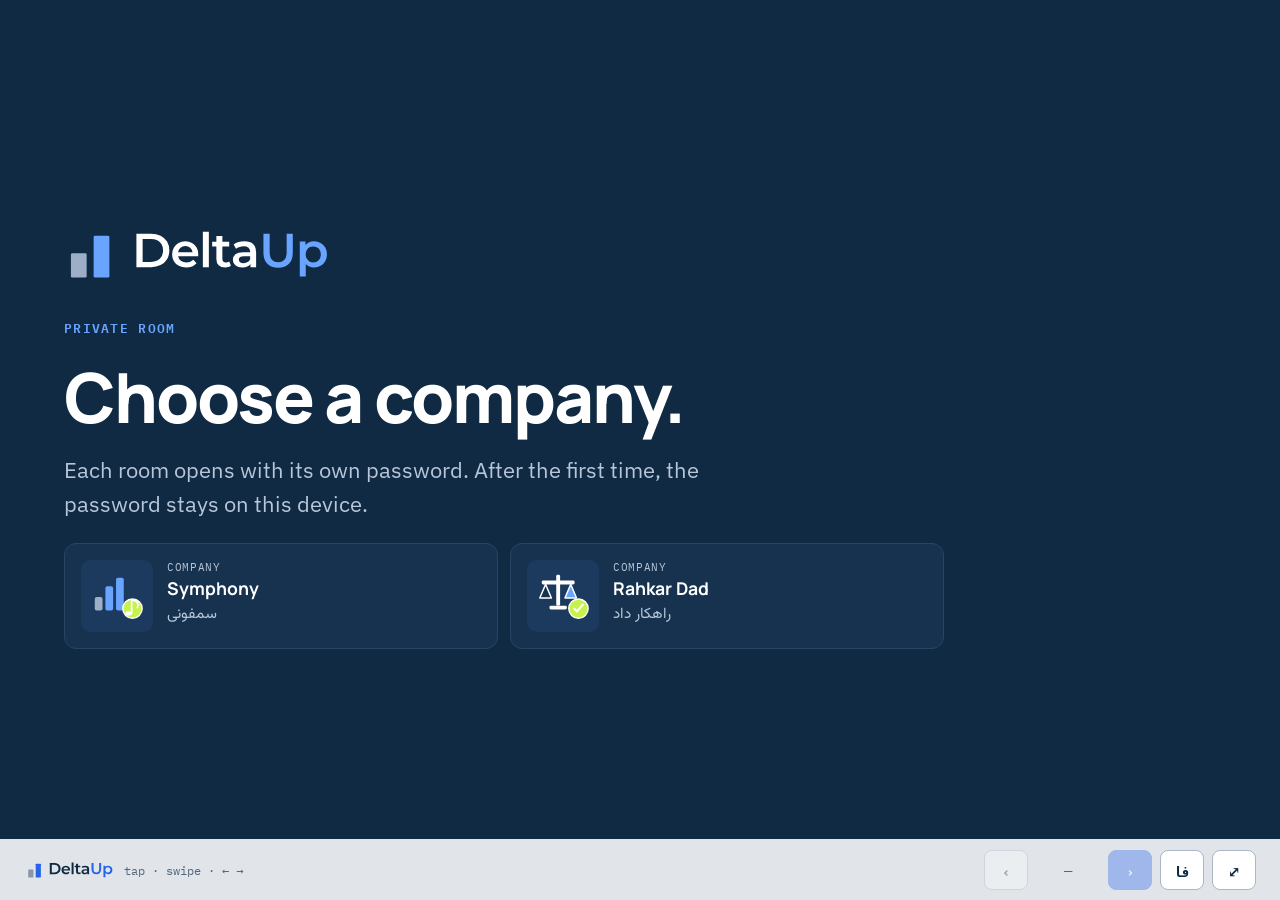
<file: form/index.html>
<!doctype html>
<html lang="en">
<head>
<meta charset="utf-8">
<meta name="viewport" content="width=device-width, initial-scale=1, viewport-fit=cover">
<title>DeltaUp · Presentation</title>
<link rel="icon" type="image/svg+xml" href="data:image/svg+xml,%3Csvg%20xmlns%3D%22http%3A//www.w3.org/2000/svg%22%20viewBox%3D%220%200%20256%20256%22%20role%3D%22img%22%20aria-label%3D%22DeltaUp%22%3E%3Crect%20width%3D%22256%22%20height%3D%22256%22%20rx%3D%2256%22%20fill%3D%22%23102A43%22/%3E%3Cg%20transform%3D%22translate%2825.6%2025.6%29%20scale%28.8%29%22%3E%3Crect%20x%3D%2240%22%20y%3D%22112%22%20width%3D%2272%22%20height%3D%22112%22%20rx%3D%226%22%20fill%3D%22%239CAFC7%22/%3E%3Crect%20x%3D%22144%22%20y%3D%2232%22%20width%3D%2272%22%20height%3D%22192%22%20rx%3D%226%22%20fill%3D%22%2369A5FF%22/%3E%3C/g%3E%3C/svg%3E">
<meta name="theme-color" content="#102A43">
<meta name="mobile-web-app-capable" content="yes">
<meta name="apple-mobile-web-app-capable" content="yes">
<meta name="apple-mobile-web-app-status-bar-style" content="black-translucent">
<meta name="apple-mobile-web-app-title" content="DeltaUp">
<style>
@font-face{font-family:"Vazirmatn";font-style:normal;font-display:swap;font-weight:100 900;src:url([data-uri]) format("woff2");unicode-range:U+0600-06FF,U+0750-077F,U+0870-088E,U+0890-0891,U+0897-08E1,U+08E3-08FF,U+200C-200E,U+2010-2011,U+204F,U+2E41,U+FB50-FDFF,U+FE70-FE74,U+FE76-FEFC}
@font-face{font-family:"Vazirmatn";font-style:normal;font-display:swap;font-weight:100 900;src:url([data-uri]) format("woff2");unicode-range:U+0000-00FF,U+0131,U+0152-0153,U+02BB-02BC,U+02C6,U+02DA,U+02DC,U+0304,U+0308,U+0329,U+2000-206F,U+20AC,U+2122,U+2191,U+2193,U+2212,U+2215,U+FEFF,U+FFFD}
@font-face{font-family:"Manrope";font-style:normal;font-display:swap;font-weight:200 800;src:url([data-uri]) format("woff2");unicode-range:U+0000-00FF,U+0131,U+0152-0153,U+02BB-02BC,U+02C6,U+02DA,U+02DC,U+0304,U+0308,U+0329,U+2000-206F,U+20AC,U+2122,U+2191,U+2193,U+2212,U+2215,U+FEFF,U+FFFD}
@font-face{font-family:"IBM Plex Sans";font-style:normal;font-display:swap;font-weight:400;src:url([data-uri]) format("woff2");unicode-range:U+0000-00FF,U+0131,U+0152-0153,U+02BB-02BC,U+02C6,U+02DA,U+02DC,U+0304,U+0308,U+0329,U+2000-206F,U+20AC,U+2122,U+2191,U+2193,U+2212,U+2215,U+FEFF,U+FFFD}
@font-face{font-family:"IBM Plex Sans";font-style:normal;font-display:swap;font-weight:600;src:url([data-uri]) format("woff2");unicode-range:U+0000-00FF,U+0131,U+0152-0153,U+02BB-02BC,U+02C6,U+02DA,U+02DC,U+0304,U+0308,U+0329,U+2000-206F,U+20AC,U+2122,U+2191,U+2193,U+2212,U+2215,U+FEFF,U+FFFD}
@font-face{font-family:"IBM Plex Mono";font-style:normal;font-display:swap;font-weight:400;src:url([data-uri]) format("woff2");unicode-range:U+0000-00FF,U+0131,U+0152-0153,U+02BB-02BC,U+02C6,U+02DA,U+02DC,U+0304,U+0308,U+0329,U+2000-206F,U+20AC,U+2122,U+2191,U+2193,U+2212,U+2215,U+FEFF,U+FFFD}
@font-face{font-family:"IBM Plex Mono";font-style:normal;font-display:swap;font-weight:500;src:url([data-uri]) format("woff2");unicode-range:U+0000-00FF,U+0131,U+0152-0153,U+02BB-02BC,U+02C6,U+02DA,U+02DC,U+0304,U+0308,U+0329,U+2000-206F,U+20AC,U+2122,U+2191,U+2193,U+2212,U+2215,U+FEFF,U+FFFD}
@font-face{font-family:"IBM Plex Mono";font-style:normal;font-display:swap;font-weight:600;src:url([data-uri]) format("woff2");unicode-range:U+0000-00FF,U+0131,U+0152-0153,U+02BB-02BC,U+02C6,U+02DA,U+02DC,U+0304,U+0308,U+0329,U+2000-206F,U+20AC,U+2122,U+2191,U+2193,U+2212,U+2215,U+FEFF,U+FFFD}
@font-face{font-family:"IBM Plex Mono";font-style:normal;font-display:swap;font-weight:700;src:url([data-uri]) format("woff2");unicode-range:U+0000-00FF,U+0131,U+0152-0153,U+02BB-02BC,U+02C6,U+02DA,U+02DC,U+0304,U+0308,U+0329,U+2000-206F,U+20AC,U+2122,U+2191,U+2193,U+2212,U+2215,U+FEFF,U+FFFD}
[hidden]{display:none!important}
</style>
</head>
<body>


<style>
:root{
  --paper:#F4F6F9; --surface:#FFFFFF; --ink:#102A43; --muted:#52667A; --rule:#DCE3EA; --rule-strong:#AAB7C6;
  --before:#8896A8; --accent:#2563EB; --accent-soft:#E3EBFD; --tape:#C6F24E; --tape-ink:#102A43;
  --logo-word:#102A43; --logo-grey:#8896A8; --logo-blue:#2563EB;
  --display:"Manrope","Helvetica Neue",Arial,sans-serif; --body:"IBM Plex Sans","Helvetica Neue",Arial,sans-serif;
  --mono:"IBM Plex Mono",ui-monospace,Menlo,Consolas,monospace;
  color-scheme:light;
}
html.fa{--display:"Vazirmatn",Tahoma,sans-serif; --body:"Vazirmatn",Tahoma,sans-serif; --mono:"Vazirmatn",Tahoma,sans-serif}
*{box-sizing:border-box}
html,body{height:100%}
html{-webkit-text-size-adjust:100%;text-size-adjust:100%}
body{margin:0;height:100dvh;overscroll-behavior:none;background:var(--paper);color:var(--ink);font-family:var(--body);-webkit-font-smoothing:antialiased;overflow:hidden}
h1,h2,b{font-family:var(--display)}
h1,h2,p{margin:0}
h1,h2{text-wrap:balance}
.deck{position:fixed;inset:0;touch-action:pan-y;-webkit-tap-highlight-color:transparent;-webkit-user-select:none;user-select:none;cursor:pointer}
.deck a,.deck button,.citem b{cursor:pointer;-webkit-user-select:text;user-select:text}
.slide{position:absolute;inset:0;overflow-y:auto;background:var(--paper);color:var(--ink);
  padding:clamp(24px,5vh,64px) clamp(18px,5vw,80px) calc(84px + env(safe-area-inset-bottom,0px));
  display:flex;flex-direction:column}
.slide.navy{--paper:#102A43;--surface:#16324F;--ink:#FFFFFF;--muted:#B7C7D9;--rule:#264463;--rule-strong:#3A5878;
  --accent:#69A5FF;--accent-soft:#1B3A5E;--before:#9CAFC7;--logo-word:#FFFFFF;--logo-grey:#9CAFC7;--logo-blue:#69A5FF}
.slide.enter .sl{animation:rise .32s ease-out}
@keyframes rise{from{transform:translateY(10px);opacity:.35}to{transform:none;opacity:1}}
@media (prefers-reduced-motion: reduce){.slide.enter .sl{animation:none}}
.sl{margin:auto;width:100%;max-width:1180px;display:grid;gap:clamp(14px,2.4vh,26px)}
.sl-fa{display:none}
html.fa .sl-en{display:none}
html.fa .sl-fa{display:grid}
.kicker{font-family:var(--mono);font-size:.8rem;letter-spacing:.1em;text-transform:uppercase;color:var(--accent);font-weight:600}
h1{font-weight:800;font-size:clamp(2.2rem,5.4vw,4.6rem);line-height:1.04;letter-spacing:-.03em}
h2{font-weight:800;font-size:clamp(1.5rem,3.3vw,2.6rem);line-height:1.15;letter-spacing:-.02em;max-width:30ch}
.accent{color:var(--accent);display:block}
.lead{font-size:clamp(1.05rem,1.8vw,1.35rem);line-height:1.55;max-width:52ch;color:var(--muted)}
.muted{color:var(--muted)}
.note{color:var(--muted);font-size:1rem;max-width:70ch}
.logo{height:auto;display:block}
.logo-xl{width:clamp(220px,34vw,420px);margin-inline-start:-8px}
.logo-md{width:clamp(180px,24vw,280px);margin-inline-start:-6px}
.tagline{font-size:clamp(1rem,1.6vw,1.2rem);color:var(--muted)}
.tagline b{color:var(--ink);margin-inline-end:6px}
.site{font-family:var(--mono);font-weight:600;color:var(--tape);font-size:1.05rem;margin-top:6px}
.delta{display:inline-block;width:max-content;background:var(--tape);color:var(--tape-ink);font-family:var(--mono);font-weight:700;font-size:.9rem;padding:4px 10px;border-radius:6px}
.delta.big{font-size:1.05rem;padding:6px 12px}

.vs{display:grid;border-top:1px solid var(--rule)}
.vs-row{display:grid;grid-template-columns:1fr 1fr;gap:24px;padding:12px 0;border-bottom:1px solid var(--rule);font-size:clamp(.95rem,1.5vw,1.15rem)}
.vs-head{font-family:var(--mono);font-size:.78rem;letter-spacing:.08em;text-transform:uppercase;color:var(--muted)}
.vs-head span:last-child{color:var(--accent)}
.vs-old{color:var(--muted)}
.vs-new{font-weight:600}

.steps{list-style:none;margin:0;padding:0;display:grid;grid-template-columns:repeat(5,minmax(0,1fr));gap:12px}
.step{background:var(--surface);border:1px solid var(--rule);border-radius:12px;padding:18px;display:grid;gap:6px;align-content:start}
.step-n{font-family:var(--display);font-weight:800;font-size:2rem;color:var(--accent);line-height:1}
.step b{font-size:1.25rem}
.step-a{font-family:var(--mono);font-size:.74rem;letter-spacing:.06em;text-transform:uppercase;color:var(--muted)}
.step-g{font-size:.92rem;border-inline-start:2px solid var(--accent);padding-inline-start:10px;margin-top:6px}
.loop{background:var(--accent-soft);padding:12px 16px;border-radius:10px;font-size:1rem}
.loop span{color:var(--accent);font-weight:800;margin-inline-end:6px}

.dgrid{display:grid;grid-template-columns:repeat(4,minmax(0,1fr));gap:12px}
.dcard{background:var(--surface);border:1px solid var(--rule);border-radius:12px;padding:20px;display:grid;gap:10px;align-content:start}
.dcard b{font-size:1.5rem}
.dcard > span{color:var(--muted)}
.chips{display:flex;flex-wrap:wrap;gap:6px}
.chips i{font-style:normal;font-family:var(--mono);font-size:.76rem;padding:3px 8px;border:1px solid var(--rule);border-radius:5px;background:var(--paper)}
.guard{border:1px dashed var(--rule-strong);border-radius:10px;padding:14px 18px}

.ladder{list-style:none;margin:0;padding:0;display:grid;gap:18px}
.ladder li{display:grid;grid-template-columns:52px minmax(0,1fr);gap:14px;font-size:clamp(1rem,1.6vw,1.2rem)}
.lv-id{font-family:var(--mono);font-weight:700;color:var(--accent)}
.meter{display:block;height:8px;background:#E6EBF1;border-radius:4px;margin-top:8px;max-width:560px}
.meter i{display:block;height:100%;background:var(--accent);border-radius:4px}
.meter i.weak{background:var(--before)}

.ogrid{display:grid;grid-template-columns:repeat(3,minmax(0,1fr));gap:12px}
.otile{background:var(--surface);border:1px solid var(--rule);border-radius:12px;padding:16px;display:grid;grid-template-columns:72px minmax(0,1fr);grid-template-rows:auto auto auto;column-gap:14px;row-gap:2px;align-items:center}
.otile-ic{grid-row:1 / span 3;width:72px;height:72px;background:var(--accent-soft);border-radius:10px;display:grid;place-items:center}
.otile-ic .ic{width:58px;height:58px}
.o-area{font-family:var(--mono);font-size:.7rem;letter-spacing:.06em;text-transform:uppercase;color:var(--muted)}
.otile b{font-size:1.1rem}
.otile .delta{font-size:.78rem;margin-top:4px}

.case{display:grid;grid-template-columns:minmax(0,1fr) minmax(0,1.05fr);gap:clamp(18px,4vw,48px);align-items:center}
.case-l{display:grid;gap:10px;align-content:start}
.case-ic{width:clamp(96px,12vw,150px);height:clamp(96px,12vw,150px);background:var(--accent-soft);border-radius:16px;display:grid;place-items:center;margin-bottom:6px}
.case-ic .ic{width:82%;height:82%}
.case-r{background:var(--surface);border:1px solid var(--rule-strong);border-radius:14px;padding:clamp(16px,2.4vw,26px);display:grid;gap:12px}
.m-label{font-family:var(--mono);font-size:.78rem;letter-spacing:.06em;text-transform:uppercase;color:var(--muted)}
.hbar{display:grid;grid-template-columns:56px minmax(0,1fr) 96px;gap:12px;align-items:center;direction:ltr}
.hb-l{font-family:var(--mono);font-size:.8rem;color:var(--muted)}
.hb-t{height:30px}
.hb-t i{display:block;height:100%;border-radius:0 5px 5px 0}
.hb-b{background:var(--before)}
.hb-a{background:var(--accent);min-width:3px}
.hbar b{text-align:right;font-family:var(--mono);font-size:1.05rem}
.kv{display:flex;justify-content:space-between;gap:12px;flex-wrap:wrap;border-top:1px solid var(--rule);padding-top:10px;font-size:.98rem}
.kv b{font-family:var(--mono);font-weight:600;font-size:.95rem}
.kv .b{color:var(--muted);font-weight:400}
.kv .a{color:var(--accent)}
.proof{font-size:.98rem;color:var(--muted);max-width:90ch;border-inline-start:3px solid var(--tape);padding-inline-start:12px}
.proof b{color:var(--ink);font-family:var(--body)}

.plans{display:grid;grid-template-columns:1fr 1.3fr;gap:14px}
.plan{background:var(--surface);border:1px solid var(--rule);border-radius:12px;padding:20px;display:grid;gap:10px;align-content:start;font-size:1.05rem}
.plan-amb{border-color:var(--accent)}
.plan-t{font-family:var(--mono);font-size:.78rem;letter-spacing:.08em;text-transform:uppercase;color:var(--accent);font-weight:600}
.tiers{display:grid;gap:8px}
.tier{display:grid;grid-template-columns:minmax(0,1fr) minmax(0,1fr) 92px;gap:10px;align-items:center;font-size:.95rem}
.tb{height:12px;background:#E6EBF1;border-radius:4px;overflow:hidden}
.tb i{display:block;height:100%;background:var(--accent)}
.tier b{font-family:var(--mono);text-align:end;white-space:nowrap}

.sgrid{list-style:none;margin:0;padding:0;display:grid;grid-template-columns:repeat(3,minmax(0,1fr));gap:12px}
.scard{background:var(--surface);border:1px solid var(--rule);border-radius:12px;padding:20px;display:grid;gap:8px;align-content:start;font-size:1rem}
.s-step{font-family:var(--mono);font-size:.76rem;letter-spacing:.07em;text-transform:uppercase;color:var(--accent)}
.scard b{font-size:1.3rem}
.scard > span:not(.s-step):not(.s-fee){color:var(--muted)}
.s-fee{justify-self:start;margin-top:6px;background:var(--tape);color:var(--tape-ink);font-family:var(--mono);font-weight:700;font-size:.8rem;padding:4px 10px;border-radius:6px}

.c-h{font-size:clamp(1.8rem,4.2vw,3.3rem);max-width:22ch}
.cgrid{display:grid;grid-template-columns:repeat(3,minmax(0,1fr));gap:12px;margin-top:8px}
.citem{background:var(--surface);border:1px solid var(--rule);border-radius:12px;padding:18px 20px;display:grid;gap:6px;color:var(--ink);text-decoration:none}
a.citem:hover{border-color:var(--accent)}
.citem span{font-family:var(--mono);font-size:.76rem;letter-spacing:.08em;text-transform:uppercase;color:var(--muted)}
.citem b{font-size:clamp(1.3rem,2.4vw,1.8rem);font-variant-numeric:tabular-nums;unicode-bidi:isolate;justify-self:start}

html.fa .kicker,html.fa .vs-head,html.fa .step-a,html.fa .o-area,html.fa .m-label,html.fa .plan-t,html.fa .s-step,html.fa .citem span{letter-spacing:0;text-transform:none;font-size:.85rem}
html.fa h1{line-height:1.3;letter-spacing:0}
html.fa h2{line-height:1.5;letter-spacing:0}
html.fa .lv-id,html.fa .delta,html.fa .hbar b{font-family:"IBM Plex Mono",ui-monospace,monospace}
html.fa .hbar b,html.fa .delta{font-family:var(--body)}

/* start screen */
.start{position:fixed;inset:0;z-index:20;background:#102A43;color:#fff;display:grid;place-items:center;padding:24px;text-align:center;--logo-word:#FFFFFF;--logo-grey:#9CAFC7;--logo-blue:#69A5FF}
.start-in{display:grid;gap:18px;justify-items:center;max-width:420px}
.start .logo{width:min(260px,70vw)}
.start button{font-family:"Manrope",Arial,sans-serif;font-weight:800;font-size:1.1rem;color:#102A43;background:#C6F24E;border:0;border-radius:12px;padding:16px 28px;cursor:pointer;min-width:220px}
.start button.alt{background:transparent;color:#B7C7D9;border:1px solid #3A5878;font-size:.95rem;padding:12px 20px}
.start p{color:#B7C7D9;font-size:.95rem;line-height:1.6;margin:0}
@media print{.start{display:none!important}}

/* products & agents table */
.ptable{display:grid;border:1px solid var(--rule);border-radius:14px;overflow:hidden;background:var(--surface)}
.prow{display:grid;grid-template-columns:minmax(0,1.2fr) minmax(0,1.55fr) minmax(0,1.3fr) 205px;gap:16px;align-items:center;padding:6px 16px;border-top:1px solid var(--rule)}
.phead{border-top:0;background:var(--paper);font-family:var(--mono);font-size:.72rem;letter-spacing:.07em;text-transform:uppercase;color:var(--muted);padding-block:8px}
.p-id{display:flex;align-items:center;gap:12px;min-width:0}
.p-logo{width:44px;height:44px;flex:none;border-radius:10px}
.p-id b{font-size:1.02rem;line-height:1.25;display:block}
.p-en{display:block;font-family:"IBM Plex Mono",monospace;font-size:.7rem;color:var(--muted)}
.p-what{font-size:.88rem;line-height:1.45;color:var(--muted)}
.p-metric{display:grid;gap:2px}
.p-m{font-size:.86rem;line-height:1.35}
.p-v{font-family:var(--mono);font-weight:600;font-size:.95rem}
.p-v .b{color:var(--muted);font-weight:400}
.p-v .a{color:var(--accent)}
.p-delta{display:flex;align-items:center;gap:10px}
.dbars{width:44px;height:46px;flex:none}
.p-delta .delta{font-size:.78rem;padding:3px 8px;white-space:normal;line-height:1.3}
.slide.tight .sl{gap:12px}
.slide.tight h2{font-size:clamp(1.35rem,2.5vw,1.95rem);max-width:none}
.slide.tight .note{font-size:.85rem}
.prow-next{background:#EEF3FE}
.prow-next b{color:var(--accent)}
.delta-out{background:transparent!important;border:1.5px dashed var(--accent);color:var(--accent)!important}
html.fa .phead{letter-spacing:0;text-transform:none;font-size:.8rem}

/* layers: the Δ rises as layers complete */
.lay{display:grid;grid-template-columns:150px minmax(0,1fr);gap:20px;align-items:stretch}
.lay-meter{display:grid;grid-template-rows:1fr auto auto;gap:8px;justify-items:center}
.lay-bars{position:relative;display:flex;align-items:flex-end;gap:12px;border-bottom:2px solid var(--ink);padding:0 14px;height:100%;min-height:200px}
.lay-grey,.lay-blue{display:block;width:44px;border-radius:6px 6px 0 0}
.lay-grey{height:16%;background:var(--before)}
.lay-blue{position:relative;height:calc(16% + var(--lv) / 9 * 84%);background:var(--accent);transition:height .45s cubic-bezier(.2,.8,.2,1)}
.lay-d{position:absolute;bottom:calc(100% + 8px);left:50%;transform:translateX(-50%);font-size:.85rem;white-space:nowrap}
.lay-d b{font-family:var(--mono)}
.lay-labs{display:flex;gap:12px;font-family:var(--mono);font-size:.7rem;color:var(--muted)}
.lay-labs span{width:56px;text-align:center}
.lay-replay{font-family:var(--mono);font-size:.78rem;background:transparent;border:1px solid var(--rule-strong);border-radius:8px;padding:5px 10px;color:var(--ink);cursor:pointer}
.lay-stack{list-style:none;margin:0;padding:0;display:flex;flex-direction:column-reverse;gap:4px;border-bottom:2px solid var(--ink);padding-bottom:3px}
.lay-l{display:flex;align-items:center;gap:14px;min-height:40px;padding:4px 16px;background:#FFFFFF;border:1px solid var(--rule);border-radius:10px;color:var(--ink);cursor:pointer;transition:background .3s ease,color .3s ease,transform .15s ease}
.lay-l:active{transform:scale(.99)}
.lay-l:focus-visible{outline:2px solid var(--accent);outline-offset:2px}
.lay-l.done{background:var(--accent);border-color:var(--accent);color:#FFFFFF}
.lay-n{flex:none;width:30px;height:30px;border-radius:50%;display:grid;place-items:center;font-family:var(--mono);font-weight:700;font-size:.9rem;background:#E3EBFD;color:var(--accent)}
.lay-l.done .lay-n{background:#FFFFFF}
.lay-t{display:flex;align-items:baseline;gap:4px 14px;flex-wrap:wrap;min-width:0;flex:1}
.lay-t b{font-size:1.08rem;white-space:nowrap}
.lay-t span{font-size:.9rem;color:var(--muted)}
.lay-l.done .lay-t span{color:#DCE7FF}
.lay-ok{flex:none;width:24px;height:24px;border-radius:50%;display:grid;place-items:center;font-weight:800;font-size:.85rem;background:var(--tape);color:var(--tape-ink);opacity:0;transform:scale(.5);transition:opacity .25s ease,transform .25s ease}
.lay-l.done .lay-ok{opacity:1;transform:none}
.lay-note{max-width:none}
.lay-note b{font-family:var(--body);color:var(--ink)}
html.fa .lay-labs,html.fa .lay-replay{font-family:var(--body)}
@media (prefers-reduced-motion: reduce){.lay-blue,.lay-l,.lay-ok{transition:none}}
@media (max-width:760px){
  .lay{grid-template-columns:1fr}
  .lay-meter{grid-template-rows:170px auto auto}
  .lay-stack{flex-direction:column;border-bottom:0;padding-bottom:0}
  .lay-l{flex-wrap:wrap}
  .lay-t b{white-space:normal}
}
/* controls */
.progress{position:fixed;top:0;left:0;right:0;height:3px;background:transparent;z-index:5}
.progress i{display:block;height:100%;background:var(--accent);width:0;transition:width .25s ease}
.ctrl{position:fixed;left:0;right:0;bottom:0;z-index:5;display:flex;align-items:center;gap:8px;
  padding:10px clamp(12px,3vw,24px) calc(10px + env(safe-area-inset-bottom,0px));
  background:rgba(244,246,249,.92);backdrop-filter:blur(8px);-webkit-backdrop-filter:blur(8px);border-top:1px solid var(--rule);direction:ltr}
.ctrl button{font-family:"IBM Plex Mono",ui-monospace,monospace;font-size:.9rem;font-weight:600;color:#102A43;background:#FFFFFF;border:1px solid #AAB7C6;border-radius:8px;min-width:44px;height:40px;padding:0 12px;cursor:pointer}
.ctrl button:hover{border-color:#2563EB}
.ctrl button:disabled{opacity:.35;cursor:default}
.ctrl button:focus-visible{outline:2px solid #2563EB;outline-offset:2px}
.ctrl .go{background:#2563EB;border-color:#2563EB;color:#FFFFFF}
.count{font-family:"IBM Plex Mono",ui-monospace,monospace;font-size:.9rem;color:#52667A;min-width:64px;text-align:center;font-variant-numeric:tabular-nums}
.ctrl .sp{flex:1}
.ctrl .mark{width:92px;height:auto}
.hint{font-family:"IBM Plex Mono",ui-monospace,monospace;font-size:.75rem;color:#52667A}

@media (max-width:980px){
  .steps{grid-template-columns:1fr 1fr}
  .dgrid{grid-template-columns:1fr 1fr}
  .ogrid{grid-template-columns:1fr 1fr}
}
@media (max-width:760px){
  .ptable{border:0;background:transparent;gap:10px}
  .phead{display:none}
  .prow{grid-template-columns:1fr auto;gap:8px 12px;border:1px solid var(--rule);border-radius:12px;background:var(--surface);padding:14px}
  .p-id,.p-what{grid-column:1 / -1}
  .p-delta{grid-column:2;grid-row:3}
  .p-metric{grid-column:1;grid-row:3}
  .case,.plans,.sgrid,.cgrid{grid-template-columns:1fr}
  .steps,.dgrid,.ogrid{grid-template-columns:1fr}
  .vs-row{grid-template-columns:1fr;gap:4px}
  .vs-head{display:none}
  .vs-old::before{content:"✕ ";color:var(--before)}
  .vs-new::before{content:"✓ ";color:var(--accent)}
  .hint,.ctrl .mark{display:none}
  .tier{grid-template-columns:minmax(0,1fr) 84px}
  .tier .tb{grid-column:1 / -1;grid-row:2}
}
@media (max-height:560px) and (min-width:761px){
  .slide{padding-top:18px}
  .step,.dcard,.scard,.plan{padding:14px}
}

/* print: one slide per 16:9 page */
@media print{
  @page{size:1280px 720px;margin:0}
  html,body{height:auto;overflow:visible}
  .deck{position:static}
  .slide,.slide[hidden]{display:flex!important;position:relative;inset:auto;height:720px;width:1280px;overflow:hidden;break-after:page;page-break-after:always;padding:44px 72px}
  .ctrl,.progress{display:none!important}
  .slide.enter .sl{animation:none}
}

[hidden]{display:none!important}
button.otile,button.citem,button.dcard{
  font:inherit;color:inherit;text-align:start;cursor:pointer;width:100%;
  background:var(--surface);border:1px solid var(--rule);border-radius:12px}
button.otile:hover,button.citem:hover,button.dcard:hover{border-color:var(--accent)}
button.otile:focus-visible,button.citem:focus-visible,button.dcard:focus-visible{outline:3px solid var(--accent);outline-offset:2px}
button.otile{grid-template-rows:auto auto auto auto}
button.otile .otile-ic{grid-row:1 / span 4}
.ogrid.pair{grid-template-columns:repeat(2,minmax(0,1fr));max-width:880px}
.who{display:flex;align-items:center;gap:16px}
.who .otile-ic{width:72px;height:72px;flex:none}
.who h2{max-width:none}
.cgrid.one{grid-template-columns:minmax(0,420px)}
.qbox{display:grid;gap:14px;max-width:760px}
.qbox input,.qbox textarea{
  width:100%;border:1px solid var(--rule-strong);background:var(--surface);color:var(--ink);
  border-radius:12px;padding:16px 18px;font-family:var(--body);font-size:1.15rem;line-height:1.45}
.qbox textarea{min-height:148px;resize:vertical}
.qbox input:focus-visible,.qbox textarea:focus-visible,.pw:focus-visible{outline:3px solid var(--accent);outline-offset:2px}
.deck input,.deck textarea{-webkit-user-select:text;user-select:text;cursor:text}
button.dcard.on{border-color:var(--accent);box-shadow:inset 0 0 0 2px var(--accent)}
button.dcard.on b{color:var(--accent)}
.pw-wrap{display:grid;gap:14px;justify-items:start;max-width:480px}
.pw{
  width:min(440px,100%);min-height:64px;border-radius:14px;border:1.5px solid #3A5878;
  background:#16324F;color:#fff;font-family:"IBM Plex Mono",ui-monospace,monospace;
  font-size:1.25rem;padding:0 18px;letter-spacing:.08em}
.slide.navy .pw:focus-visible{outline-color:#C6F24E}
.lime{
  appearance:none;-webkit-appearance:none;border:0;border-radius:14px;min-height:56px;padding:0 28px;
  background:#C6F24E;color:#102A43;font-family:var(--display);font-weight:800;font-size:1.12rem;cursor:pointer}
.lime:focus-visible{outline:3px solid #fff;outline-offset:3px}
.lime:disabled{opacity:.55;cursor:default}
.pw-err{color:#C6F24E;font-size:1.02rem}
.need{color:var(--accent);font-size:1rem}
.alt-name{justify-self:start;width:max-content;max-width:100%;font-size:.95rem;line-height:1.6;color:var(--muted)}
html:not(.fa) .alt-name{font-family:"Vazirmatn",Tahoma,sans-serif}
html.fa .alt-name{font-family:"IBM Plex Mono",ui-monospace,monospace;font-size:.8rem}
.sl > .lime{justify-self:start;min-width:220px}
.review-head{display:flex;justify-content:space-between;align-items:flex-end;gap:18px;flex-wrap:wrap}
.review-head .lime{flex:none}
.review{display:grid;gap:0;max-width:980px}
.review .kv{display:grid;grid-template-columns:minmax(0,1.15fr) minmax(0,.85fr);gap:4px 24px;align-items:baseline;padding-block:8px}
.review .kv span{color:var(--muted)}
.review .kv b{font-family:var(--body);font-weight:600;white-space:normal;text-align:end;max-width:none}
.forget{justify-self:start}
@media (max-width:760px){
  .ogrid.pair,.cgrid.one{grid-template-columns:1fr}
  .review .kv{display:grid}
  .review .kv{grid-template-columns:1fr}
  .review .kv b{text-align:start}
}
</style>
<svg width="0" height="0" style="position:absolute" aria-hidden="true" focusable="false">
<defs>
<symbol id="du-logo" viewBox="0 0 538 160"><g transform="translate(8 32) scale(.42)"><rect x="40" y="112" width="72" height="112" rx="6" fill="var(--logo-grey)"/><rect x="144" y="32" width="72" height="192" rx="6" fill="var(--logo-blue)"/></g><path fill="var(--logo-word)" d="M150.648 41.599999999999994H178.8Q189.10399999999998 41.599999999999994 197.108 45.602Q205.112 49.604 209.52800000000002 56.918Q213.94400000000002 64.232 213.94400000000002 73.8Q213.94400000000002 83.368 209.52800000000002 90.68199999999999Q205.112 97.996 197.108 101.99799999999999Q189.10399999999998 106.0 178.8 106.0H150.648ZM178.248 95.88Q185.332 95.88 190.714 93.166Q196.096 90.452 198.994 85.438Q201.892 80.424 201.892 73.8Q201.892 67.176 198.994 62.162000000000006Q196.096 57.148 190.714 54.434Q185.332 51.72 178.248 51.72H162.608V95.88Z"/><path fill="var(--logo-word)" d="M269.336 85.116H230.788Q231.8 90.544 236.078 93.71799999999999Q240.356 96.892 246.704 96.892Q254.8 96.892 260.044 91.556L266.20799999999997 98.64Q262.896 102.596 257.836 104.62Q252.776 106.644 246.428 106.644Q238.332 106.644 232.168 103.424Q226.004 100.204 222.64600000000002 94.45400000000001Q219.288 88.70400000000001 219.288 81.436Q219.288 74.26 222.554 68.51Q225.82 62.76 231.61599999999999 59.54Q237.412 56.32 244.68 56.32Q251.856 56.32 257.514 59.494Q263.172 62.668 266.346 68.418Q269.52 74.168 269.52 81.712Q269.52 82.908 269.336 85.116ZM230.696 77.48H258.572Q257.836 72.144 254.06400000000002 68.83200000000001Q250.292 65.52000000000001 244.68 65.52000000000001Q239.16 65.52000000000001 235.34199999999998 68.786Q231.524 72.05199999999999 230.696 77.48Z"/><path fill="var(--logo-word)" d="M278.35999999999996 37.736000000000004H289.85999999999996V106.0H278.35999999999996Z"/><path fill="var(--logo-word)" d="M332.28 103.332Q330.256 104.988 327.35799999999995 105.816Q324.4599999999999 106.644 321.23999999999995 106.644Q313.14399999999995 106.644 308.72799999999995 102.412Q304.31199999999995 98.18 304.31199999999995 90.084V66.44H296.21599999999995V57.24H304.31199999999995V46.016H315.81199999999995V57.24H328.96799999999996V66.44H315.81199999999995V89.80799999999999Q315.81199999999995 93.396 317.55999999999995 95.28200000000001Q319.30799999999994 97.168 322.61999999999995 97.168Q326.4839999999999 97.168 329.05999999999995 95.144Z"/><path fill="var(--logo-word)" d="M380.67999999999995 77.20400000000001V106.0H369.82399999999996V100.02Q367.70799999999997 103.24 363.79799999999994 104.94200000000001Q359.8879999999999 106.644 354.36799999999994 106.644Q348.84799999999996 106.644 344.70799999999997 104.75800000000001Q340.5679999999999 102.872 338.31399999999996 99.51400000000001Q336.05999999999995 96.156 336.05999999999995 91.924Q336.05999999999995 85.3 340.98199999999997 81.298Q345.90399999999994 77.29599999999999 356.4839999999999 77.29599999999999H369.17999999999995V76.56Q369.17999999999995 71.408 366.09799999999996 68.648Q363.01599999999996 65.888 356.94399999999996 65.888Q352.8039999999999 65.888 348.8019999999999 67.176Q344.79999999999995 68.464 342.03999999999996 70.76400000000001L337.5319999999999 62.392Q341.39599999999996 59.448 346.82399999999996 57.884Q352.25199999999995 56.32 358.32399999999996 56.32Q369.17999999999995 56.32 374.92999999999995 61.518Q380.67999999999995 66.71600000000001 380.67999999999995 77.20400000000001ZM369.17999999999995 90.636V84.932H357.31199999999995Q347.3759999999999 84.932 347.3759999999999 91.464Q347.3759999999999 94.592 349.8599999999999 96.432Q352.34399999999994 98.272 356.75999999999993 98.272Q361.08399999999995 98.272 364.44199999999995 96.29400000000001Q367.79999999999995 94.316 369.17999999999995 90.636Z"/><path fill="var(--logo-blue)" d="M394.75199999999995 77.94V41.599999999999994H406.71199999999993V77.48Q406.71199999999993 96.432 423.08799999999997 96.432Q439.37199999999996 96.432 439.37199999999996 77.48V41.599999999999994H451.14799999999997V77.94Q451.14799999999997 91.924 443.74199999999996 99.422Q436.33599999999996 106.92 422.9959999999999 106.92Q409.65599999999995 106.92 402.20399999999995 99.422Q394.75199999999995 91.924 394.75199999999995 77.94Z"/><path fill="var(--logo-blue)" d="M516.752 81.436Q516.752 88.888 513.5319999999999 94.638Q510.3119999999999 100.388 504.6539999999999 103.516Q498.9959999999999 106.644 491.81999999999994 106.644Q481.8839999999999 106.644 476.0879999999999 100.02V123.848H464.5879999999999V56.872H475.53599999999994V63.312Q478.3879999999999 59.816 482.57399999999996 58.068Q486.75999999999993 56.32 491.81999999999994 56.32Q498.9959999999999 56.32 504.6539999999999 59.448Q510.3119999999999 62.576 513.5319999999999 68.28Q516.752 73.98400000000001 516.752 81.436ZM505.0679999999999 81.436Q505.0679999999999 74.536 500.97399999999993 70.304Q496.87999999999994 66.072 490.5319999999999 66.072Q486.39199999999994 66.072 483.0799999999999 67.958Q479.7679999999999 69.844 477.8359999999999 73.34Q475.90399999999994 76.836 475.90399999999994 81.436Q475.90399999999994 86.036 477.8359999999999 89.53200000000001Q479.7679999999999 93.028 483.0799999999999 94.914Q486.39199999999994 96.8 490.5319999999999 96.8Q496.87999999999994 96.8 500.97399999999993 92.568Q505.0679999999999 88.336 505.0679999999999 81.436Z"/></symbol>
<symbol id="ic-hr" viewBox="0 0 120 120">
  <rect x="24" y="20" width="54" height="68" rx="6" fill="var(--before)" opacity=".45" transform="rotate(-9 51 54)"/>
  <rect x="34" y="24" width="54" height="70" rx="6" fill="var(--surface)" stroke="var(--ink)" stroke-width="3" stroke-linejoin="round"/>
  <circle cx="49" cy="42" r="8" fill="var(--accent)"/>
  <rect x="62" y="37" width="18" height="4" rx="2" fill="var(--before)"/>
  <rect x="62" y="45" width="12" height="4" rx="2" fill="var(--before)"/>
  <rect x="43" y="59" width="36" height="4" rx="2" fill="var(--before)"/>
  <rect x="43" y="68" width="28" height="4" rx="2" fill="var(--before)"/>
  <rect x="43" y="77" width="32" height="4" rx="2" fill="var(--before)"/>
  <circle cx="88" cy="88" r="19" fill="var(--tape)" stroke="var(--ink)" stroke-width="3"/>
  <polygon points="88.0,79.0 90.5,85.5 97.5,85.9 92.1,90.3 93.9,97.1 88.0,93.3 82.1,97.1 83.9,90.3 78.5,85.9 85.5,85.5" fill="var(--ink)"/>
</symbol>
<symbol id="ic-prod" viewBox="0 0 120 120">
  <rect x="12" y="92" width="72" height="8" rx="3" fill="var(--before)"/>
  <path d="M64.0,64.0 L69.5,69.1 L68.0,73.9 L60.6,75.1 L58.1,78.1 L58.4,85.6 L53.9,88.0 L47.9,83.6 L44.0,84.0 L38.9,89.5 L34.1,88.0 L32.9,80.6 L29.9,78.1 L22.4,78.4 L20.0,73.9 L24.4,67.9 L24.0,64.0 L18.5,58.9 L20.0,54.1 L27.4,52.9 L29.9,49.9 L29.6,42.4 L34.1,40.0 L40.1,44.4 L44.0,44.0 L49.1,38.5 L53.9,40.0 L55.1,47.4 L58.1,49.9 L65.6,49.6 L68.0,54.1 L63.6,60.1 Z" fill="var(--surface)" stroke="var(--ink)" stroke-width="3" stroke-linejoin="round"/>
  <circle cx="44" cy="64" r="8" fill="var(--accent)" stroke="var(--ink)" stroke-width="3"/>
  <rect x="64" y="18" width="44" height="34" rx="5" fill="var(--surface)" stroke="var(--ink)" stroke-width="3" stroke-linejoin="round"/>
  <polyline points="69,37 77,37 81,26 87,46 92,31 96,37 103,37" fill="none" stroke="var(--accent)" stroke-width="3.5" stroke-linejoin="round" stroke-linecap="round"/>
  <circle cx="94" cy="84" r="16" fill="var(--tape)" stroke="var(--ink)" stroke-width="3"/>
  <rect x="92.3" y="75" width="3.4" height="11" rx="1.5" fill="var(--ink)"/>
  <circle cx="94" cy="91" r="2.2" fill="var(--ink)"/>
</symbol>
<symbol id="ic-sales" viewBox="0 0 120 120">
  <rect x="4" y="52" width="10" height="4" rx="2" fill="var(--before)"/>
  <rect x="0" y="63" width="14" height="4" rx="2" fill="var(--before)"/>
  <rect x="6" y="74" width="8" height="4" rx="2" fill="var(--before)"/>
  <rect x="18" y="40" width="60" height="44" rx="5" fill="var(--surface)" stroke="var(--ink)" stroke-width="3" stroke-linejoin="round"/>
  <path d="M19 44 L48 66 L77 44" fill="none" stroke="var(--ink)" stroke-width="3" stroke-linejoin="round"/>
  <rect x="81" y="44" width="10" height="7" rx="2" fill="var(--ink)"/>
  <circle cx="86" cy="76" r="23" fill="var(--tape)" stroke="var(--ink)" stroke-width="3"/>
  <path d="M86 76 L86 58 A18 18 0 0 1 97 62 Z" fill="var(--accent)"/>
  <line x1="86" y1="76" x2="86" y2="61" stroke="var(--ink)" stroke-width="3" stroke-linecap="round"/>
  <circle cx="86" cy="76" r="3" fill="var(--ink)"/>
</symbol>
<symbol id="ic-fin" viewBox="0 0 120 120">
  <rect x="16" y="26" width="68" height="66" rx="6" fill="var(--surface)" stroke="var(--ink)" stroke-width="3" stroke-linejoin="round"/>
  <path d="M16 32 a6 6 0 0 1 6 -6 h56 a6 6 0 0 1 6 6 v10 h-68 Z" fill="var(--accent)" stroke="var(--ink)" stroke-width="3" stroke-linejoin="round"/>
  <rect x="30" y="17" width="6" height="16" rx="3" fill="var(--ink)"/>
  <rect x="64" y="17" width="6" height="16" rx="3" fill="var(--ink)"/>
  <rect x="25" y="50" width="9" height="7" rx="1.5" fill="var(--before)"/><rect x="39" y="50" width="9" height="7" rx="1.5" fill="var(--before)"/><rect x="53" y="50" width="9" height="7" rx="1.5" fill="var(--before)"/><rect x="67" y="50" width="9" height="7" rx="1.5" fill="var(--before)"/><rect x="25" y="62" width="9" height="7" rx="1.5" fill="var(--before)"/><rect x="39" y="62" width="9" height="7" rx="1.5" fill="var(--before)"/><rect x="53" y="62" width="9" height="7" rx="1.5" fill="var(--before)"/><rect x="67" y="62" width="9" height="7" rx="1.5" fill="var(--before)"/><rect x="25" y="74" width="9" height="7" rx="1.5" fill="var(--before)"/><rect x="39" y="74" width="9" height="7" rx="1.5" fill="var(--before)"/><rect x="53" y="74" width="9" height="7" rx="1.5" fill="var(--before)"/>
  <rect x="67" y="74" width="9" height="7" rx="1.5" fill="var(--accent)"/>
  <circle cx="88" cy="86" r="19" fill="var(--tape)" stroke="var(--ink)" stroke-width="3"/>
  <path d="M79 86 L86 93 L98 79" fill="none" stroke="var(--ink)" stroke-width="4" stroke-linecap="round" stroke-linejoin="round"/>
</symbol>
<symbol id="ic-supply" viewBox="0 0 120 120">
  <polyline points="14,50 36,42 56,46 78,28" fill="none" stroke="var(--accent)" stroke-width="4" stroke-linejoin="round" stroke-linecap="round"/>
  <polyline points="78,28 104,16" fill="none" stroke="var(--accent)" stroke-width="4" stroke-dasharray="4 5" stroke-linecap="round"/>
  <circle cx="36" cy="42" r="4" fill="var(--accent)"/><circle cx="56" cy="46" r="4" fill="var(--accent)"/><circle cx="78" cy="28" r="5" fill="var(--surface)" stroke="var(--accent)" stroke-width="3"/>
  <rect x="16" y="64" width="28" height="30" fill="var(--surface)" stroke="var(--ink)" stroke-width="3" stroke-linejoin="round"/>
  <rect x="26" y="64" width="8" height="10" fill="var(--tape)"/>
  <rect x="48" y="72" width="22" height="22" fill="var(--before)" stroke="var(--ink)" stroke-width="3" stroke-linejoin="round"/>
  <rect x="74" y="56" width="30" height="38" fill="var(--surface)" stroke="var(--ink)" stroke-width="3" stroke-linejoin="round"/>
  <rect x="85" y="56" width="8" height="11" fill="var(--tape)"/>
  <rect x="10" y="94" width="100" height="6" rx="2" fill="var(--ink)"/>
</symbol>
<symbol id="ic-proc" viewBox="0 0 120 120">
  <rect x="18" y="16" width="56" height="76" rx="5" fill="var(--surface)" stroke="var(--ink)" stroke-width="3" stroke-linejoin="round"/>
  <rect x="28" y="28" width="30" height="5" rx="2.5" fill="var(--accent)"/>
  <rect x="28" y="42" width="36" height="4" rx="2" fill="var(--before)"/>
  <rect x="28" y="51" width="30" height="4" rx="2" fill="var(--before)"/>
  <rect x="28" y="60" width="34" height="4" rx="2" fill="var(--before)"/>
  <rect x="28" y="75" width="16" height="6" rx="2" fill="var(--tape)"/>
  <g transform="rotate(-12 84 80)">
    <circle cx="84" cy="80" r="22" fill="var(--surface)" stroke="var(--accent)" stroke-width="4"/>
    <circle cx="84" cy="80" r="15" fill="none" stroke="var(--accent)" stroke-width="2" stroke-dasharray="3 3"/>
    <path d="M76 80 L82 86 L93 74" fill="none" stroke="var(--accent)" stroke-width="4.5" stroke-linecap="round" stroke-linejoin="round"/>
  </g>
</symbol>
</defs>

<symbol id="co-symphony" viewBox="0 0 120 120">
  <rect x="14" y="62" width="16" height="28" rx="4" fill="var(--before)"/>
  <rect x="36" y="40" width="16" height="50" rx="4" fill="var(--accent)"/>
  <rect x="58" y="22" width="16" height="68" rx="4" fill="var(--accent)"/>
  <circle cx="92" cy="86" r="20" fill="var(--tape)" stroke="var(--ink)" stroke-width="3"/>
  <ellipse cx="84" cy="96" rx="6.5" ry="4.2" fill="var(--ink)"/>
  <rect x="88.5" y="68" width="3.6" height="30" rx="1.5" fill="var(--ink)"/>
  <path d="M92 68 q16 4 10 16" fill="none" stroke="var(--ink)" stroke-width="3.5" stroke-linecap="round"/>
</symbol>
<symbol id="co-rahkar" viewBox="0 0 120 120">
  <rect x="46" y="16" width="8" height="64" rx="3" fill="var(--ink)"/>
  <rect x="16" y="28" width="68" height="8" rx="3" fill="var(--ink)"/>
  <path d="M24 36 L12 64 h24 Z" fill="var(--surface)" stroke="var(--ink)" stroke-width="3" stroke-linejoin="round"/>
  <path d="M76 36 L64 64 h24 Z" fill="var(--accent)" stroke="var(--ink)" stroke-width="3" stroke-linejoin="round"/>
  <rect x="32" y="80" width="36" height="8" rx="3" fill="var(--ink)"/>
  <circle cx="92" cy="86" r="20" fill="var(--tape)" stroke="var(--ink)" stroke-width="3"/>
  <path d="M83 86 l6 6 12-14" fill="none" stroke="var(--ink)" stroke-width="4" stroke-linecap="round" stroke-linejoin="round"/>
</symbol>
</svg>
<div class="progress" aria-hidden="true"><i id="bar"></i></div>
<main class="deck" id="deck">
<section class="slide navy" id="screen" aria-roledescription="slide">
<div class="sl" id="stage"></div>
</section>
</main>
<nav class="ctrl" aria-label="Slide controls">
  <svg class="mark" viewBox="0 0 538 160" aria-hidden="true" style="--logo-word:#102A43;--logo-grey:#8896A8;--logo-blue:#2563EB"><use href="#du-logo"></use></svg>
  <span class="hint">tap · swipe · ← →</span>
  <span class="sp"></span>
  <button type="button" id="prev" aria-label="Previous slide">‹</button>
  <span class="count" id="count" aria-live="polite">—</span>
  <button type="button" id="next" class="go" aria-label="Next slide">›</button>
  <button type="button" id="lang">فا</button>
  <button type="button" id="full" aria-label="Full screen">⤢</button>
</nav>
<script>

(function () {
  "use strict";
  var AUTH = {"symphony": {"salt": "ZGVsdGF1cC1zeW1waG9uMQ==", "hash": "UYix6vFpAj4pg9xNGQBV1OCEee1YVbHNqg8IxG5Dvhg=", "iter": 120000}, "rahkar": {"salt": "ZGVsdGF1cC1yYWhrYXIwMQ==", "hash": "LGJlzLsNYTCxI7IXAbASwP913xWd7kpszwQqjWSftBw=", "iter": 120000}};
  var PACKS = {"symphony": {"fa": "سمفونی", "en": "Symphony", "icon": "co-symphony", "questions": [{"id": "name", "type": "text", "required": true, "en": "What is your name?", "fa": "نام شما چیست؟", "hint_en": "The person answering for this company.", "hint_fa": "کسی که از طرف این شرکت پاسخ می‌دهد."}, {"id": "role", "type": "text", "required": true, "en": "What is your role?", "fa": "سمت شما چیست؟"}, {"id": "process", "type": "long", "required": true, "en": "Which process is stuck?", "fa": "کدام فرایند گیر کرده است؟", "hint_en": "Name the work, not the tool. For example: resume intake, contract review, monthly payroll.", "hint_fa": "خودِ کار را بنویسید، نه ابزار را. مثلاً: ورود رزومه، بررسی قرارداد، حقوق ماهانه."}, {"id": "unit", "type": "text", "required": true, "en": "What is one unit of that work?", "fa": "یک واحد از این کار چیست؟", "hint_en": "One resume, one contract, one ticket, one invoice.", "hint_fa": "یک رزومه، یک قرارداد، یک درخواست، یک فاکتور."}, {"id": "volume", "type": "number", "required": true, "en": "How many units arrive in a normal week?", "fa": "در یک هفتهٔ عادی چند واحد می‌رسد؟"}, {"id": "minutes", "type": "number", "required": true, "en": "How many minutes does one unit take today?", "fa": "امروز یک واحد چند دقیقه طول می‌کشد؟", "hint_en": "Include the waiting, not only the active minutes.", "hint_fa": "زمان انتظار را هم حساب کنید، نه فقط دقیقه‌های کارِ فعال."}, {"id": "wait", "type": "long", "required": true, "en": "Where does the work wait?", "fa": "کار کجا منتظر می‌ماند؟"}, {"id": "metric", "type": "choice", "required": true, "en": "Which number should move first?", "fa": "کدام عدد باید اول جابه‌جا شود؟", "options": [{"id": "time", "en": "Time", "fa": "زمان", "hint_en": "Minutes per unit", "hint_fa": "دقیقه به ازای هر واحد"}, {"id": "quality", "en": "Quality", "fa": "کیفیت", "hint_en": "Errors and rework", "hint_fa": "خطا و دوباره‌کاری"}, {"id": "cost", "en": "Cost", "fa": "هزینه", "hint_en": "Cost per unit", "hint_fa": "هزینه به ازای هر واحد"}, {"id": "capacity", "en": "Capacity", "fa": "ظرفیت", "hint_en": "Units per day", "hint_fa": "واحد در روز"}]}, {"id": "owner", "type": "text", "required": true, "en": "Who will sign the baseline?", "fa": "چه کسی خط مبنا را امضا می‌کند؟", "hint_en": "The process owner, not the vendor.", "hint_fa": "مالک فرایند، نه فروشنده."}, {"id": "source", "type": "text", "required": false, "en": "Where is this number recorded today?", "fa": "این عدد امروز کجا ثبت می‌شود؟", "hint_en": "A system name, a spreadsheet, or “nowhere”.", "hint_fa": "نام یک سیستم، یک صفحه‌گسترده، یا «هیچ‌جا»."}, {"id": "guard", "type": "long", "required": false, "en": "What must not get worse?", "fa": "چه چیزی نباید بدتر شود؟", "hint_en": "Fairness, customer experience, compliance, quality.", "hint_fa": "انصاف، تجربهٔ مشتری، انطباق با مقررات، کیفیت."}]}, "rahkar": {"fa": "راهکار داد", "en": "Rahkar Dad", "icon": "co-rahkar", "questions": [{"id": "name", "type": "text", "required": true, "en": "What is your name?", "fa": "نام شما چیست؟", "hint_en": "The person answering for this company.", "hint_fa": "کسی که از طرف این شرکت پاسخ می‌دهد."}, {"id": "role", "type": "text", "required": true, "en": "What is your role?", "fa": "سمت شما چیست؟"}, {"id": "process", "type": "long", "required": true, "en": "Which process is stuck?", "fa": "کدام فرایند گیر کرده است؟", "hint_en": "Name the work, not the tool. For example: resume intake, contract review, monthly payroll.", "hint_fa": "خودِ کار را بنویسید، نه ابزار را. مثلاً: ورود رزومه، بررسی قرارداد، حقوق ماهانه."}, {"id": "unit", "type": "text", "required": true, "en": "What is one unit of that work?", "fa": "یک واحد از این کار چیست؟", "hint_en": "One resume, one contract, one ticket, one invoice.", "hint_fa": "یک رزومه، یک قرارداد، یک درخواست، یک فاکتور."}, {"id": "volume", "type": "number", "required": true, "en": "How many units arrive in a normal week?", "fa": "در یک هفتهٔ عادی چند واحد می‌رسد؟"}, {"id": "minutes", "type": "number", "required": true, "en": "How many minutes does one unit take today?", "fa": "امروز یک واحد چند دقیقه طول می‌کشد؟", "hint_en": "Include the waiting, not only the active minutes.", "hint_fa": "زمان انتظار را هم حساب کنید، نه فقط دقیقه‌های کارِ فعال."}, {"id": "wait", "type": "long", "required": true, "en": "Where does the work wait?", "fa": "کار کجا منتظر می‌ماند؟"}, {"id": "metric", "type": "choice", "required": true, "en": "Which number should move first?", "fa": "کدام عدد باید اول جابه‌جا شود؟", "options": [{"id": "time", "en": "Time", "fa": "زمان", "hint_en": "Minutes per unit", "hint_fa": "دقیقه به ازای هر واحد"}, {"id": "quality", "en": "Quality", "fa": "کیفیت", "hint_en": "Errors and rework", "hint_fa": "خطا و دوباره‌کاری"}, {"id": "cost", "en": "Cost", "fa": "هزینه", "hint_en": "Cost per unit", "hint_fa": "هزینه به ازای هر واحد"}, {"id": "capacity", "en": "Capacity", "fa": "ظرفیت", "hint_en": "Units per day", "hint_fa": "واحد در روز"}]}, {"id": "owner", "type": "text", "required": true, "en": "Who will sign the baseline?", "fa": "چه کسی خط مبنا را امضا می‌کند؟", "hint_en": "The process owner, not the vendor.", "hint_fa": "مالک فرایند، نه فروشنده."}, {"id": "source", "type": "text", "required": false, "en": "Where is this number recorded today?", "fa": "این عدد امروز کجا ثبت می‌شود؟", "hint_en": "A system name, a spreadsheet, or “nowhere”.", "hint_fa": "نام یک سیستم، یک صفحه‌گسترده، یا «هیچ‌جا»."}, {"id": "guard", "type": "long", "required": false, "en": "What must not get worse?", "fa": "چه چیزی نباید بدتر شود؟", "hint_en": "Fairness, customer experience, compliance, quality.", "hint_fa": "انصاف، تجربهٔ مشتری، انطباق با مقررات، کیفیت."}]}};
  var ORDER = ["symphony", "rahkar"];
  var root = document.documentElement;
  var $ = function (id) { return document.getElementById(id); };
  var FA = "۰۱۲۳۴۵۶۷۸۹";
  var PASS_KEY = "deltaup-portal-pass";
  var ANS_KEY = "deltaup-portal-answers";
  var PLACE_KEY = "deltaup-portal-place";
  var S = { view: "gate", company: null, q: 0, bad: false, need: false, busy: false, draft: "", copied: false };
  var ticket = 0;
  var pass = {}, answers = {}, place = null;

  function load(key, fallback) {
    try { var raw = localStorage.getItem(key); return raw ? JSON.parse(raw) : fallback; }
    catch (e) { return fallback; }
  }
  function save(key, value) {
    try { localStorage.setItem(key, JSON.stringify(value)); } catch (e) {}
  }
  pass = load(PASS_KEY, {}) || {};
  answers = load(ANS_KEY, {}) || {};
  place = load(PLACE_KEY, null);
  ORDER.forEach(function (id) { if (!answers[id] || typeof answers[id] !== "object") answers[id] = {}; });

  function fa() { return root.classList.contains("fa"); }
  function L() { return fa() ? "fa" : "en"; }
  function t(en, faText) { return fa() ? faText : en; }
  function num(x) {
    return fa() ? String(x).replace(/[0-9]/g, function (d) { return FA[d]; }) : String(x);
  }
  function esc(s) {
    return String(s == null ? "" : s).replace(/[&<>"']/g, function (c) {
      return ({ "&": "&amp;", "<": "&lt;", ">": "&gt;", '"': "&quot;", "'": "&#39;" })[c];
    });
  }
  function digits(s) {
    return String(s || "").replace(/[۰-۹]/g, function (d) { return String(FA.indexOf(d)); }).replace(/[^\d]/g, "");
  }
  function pack() { return S.company ? PACKS[S.company] : null; }
  function questions() { return pack() ? pack().questions : []; }
  function icon(id, cls) {
    return '<span class="' + (cls || "otile-ic") + '"><svg class="ic" viewBox="0 0 120 120" aria-hidden="true"><use href="#' + id + '"></use></svg></span>';
  }
  function logo(cls) {
    return '<svg class="' + cls + '" viewBox="0 0 538 160" role="img" aria-label="DeltaUp"><use href="#du-logo"></use></svg>';
  }

  function b64ToBytes(s) {
    var bin = atob(s), out = new Uint8Array(bin.length);
    for (var i = 0; i < bin.length; i++) out[i] = bin.charCodeAt(i);
    return out;
  }
  function verify(id, password) {
    var spec = AUTH[id];
    if (!spec || !password || !window.crypto || !crypto.subtle) return Promise.resolve(false);
    var enc = new TextEncoder();
    return crypto.subtle.importKey("raw", enc.encode(password), "PBKDF2", false, ["deriveBits"]).then(function (key) {
      return crypto.subtle.deriveBits({ name: "PBKDF2", salt: b64ToBytes(spec.salt), iterations: spec.iter, hash: "SHA-256" }, key, 256);
    }).then(function (bits) {
      var got = new Uint8Array(bits), want = b64ToBytes(spec.hash);
      if (got.length !== want.length) return false;
      var diff = 0;
      for (var i = 0; i < got.length; i++) diff |= got[i] ^ want[i];
      return diff === 0;
    }).catch(function () { return false; });
  }

  function persistPlace() {
    if (S.view === "gate" || !S.company) save(PLACE_KEY, null);
    else save(PLACE_KEY, { company: S.company, view: S.view, q: S.q });
  }
  function commitField() {
    if (S.view !== "form") return;
    var field = $("field"), q = questions()[S.q];
    if (!field || !q || q.type === "choice") return;
    answers[S.company][q.id] = field.value;
    save(ANS_KEY, answers);
  }
  function answerOf(q) {
    var raw = answers[S.company] && answers[S.company][q.id];
    return raw == null ? "" : String(raw);
  }
  function filled(q) {
    var raw = answerOf(q).trim();
    if (q.type === "number") return digits(raw).length > 0;
    if (q.type === "choice") return raw.length > 0;
    return raw.length > 0;
  }
  function shown(q, raw) {
    if (!raw) return "—";
    if (q.type === "choice") {
      var opt = (q.options || []).filter(function (o) { return o.id === raw; })[0];
      return opt ? opt[L()] : raw;
    }
    if (q.type === "number") return num(digits(raw));
    return raw;
  }

  function steps() {
    var n = questions().length + 2;
    if (S.view === "home") return { i: 0, n: n, on: true };
    if (S.view === "form") return { i: S.q + 1, n: n, on: true };
    if (S.view === "review") return { i: n - 1, n: n, on: true };
    return { i: 0, n: 1, on: false };
  }

  function render() {
    var screen = $("screen"), stage = $("stage");
    var navy = S.view === "gate" || S.view === "password";
    screen.className = "slide" + (navy ? " navy" : "");
    stage.className = "sl";
    stage.setAttribute("dir", fa() ? "rtl" : "ltr");
    stage.setAttribute("lang", fa() ? "fa" : "en");
    stage.innerHTML = viewHTML();
    var st = steps();
    $("count").textContent = st.on ? (num(st.i + 1) + " / " + num(st.n)) : "—";
    $("bar").style.width = st.on ? ((st.i + 1) / st.n * 100) + "%" : "0%";
    $("prev").disabled = S.view === "gate";
    $("next").disabled = S.view === "gate" || S.view === "review";
    $("lang").textContent = fa() ? "EN" : "فا";
    $("lang").setAttribute("aria-label", fa() ? "Switch to English" : "تغییر به فارسی");
    document.title = fa() ? "دلتا آپ · ارائه" : "DeltaUp · Presentation";
    bind();
    screen.scrollTop = 0;
    if (S.animate) {
      screen.classList.remove("enter");
      void screen.offsetWidth;
      screen.classList.add("enter");
    }
    var field = $("field");
    if (field) { field.focus(); if (S.view === "password" && S.bad) field.select(); }
    persistPlace();
  }

  function viewHTML() {
    if (S.view === "gate") return gateHTML();
    if (S.view === "password") return passwordHTML();
    if (S.view === "home") return homeHTML();
    if (S.view === "review") return reviewHTML();
    return formHTML();
  }

  function gateHTML() {
    var tiles = ORDER.map(function (id) {
      var c = PACKS[id];
      var saved = !!pass[id];
      return '<button type="button" class="otile' + (saved ? " has-saved" : "") + '" data-company="' + id + '">' +
        icon(c.icon) +
        '<span class="o-area">' + esc(t("Company", "شرکت")) + "</span>" +
        "<b>" + esc(t(c.en, c.fa)) + "</b>" +
        '<span class="alt-name" dir="auto">' + esc(t(c.fa, c.en)) + "</span>" +
        (saved ? '<span class="delta">' + esc(t("Saved", "ذخیره‌شده")) + "</span>" : "") +
        "</button>";
    }).join("");
    return logo("logo logo-md") +
      '<p class="kicker">' + esc(t("Private room", "اتاق اختصاصی")) + "</p>" +
      "<h1>" + esc(t("Choose a company.", "شرکت را انتخاب کنید.")) + "</h1>" +
      '<p class="lead">' + esc(t(
        "Each room opens with its own password. After the first time, the password stays on this device.",
        "هر اتاق با رمز خودش باز می‌شود. بعد از اولین بار، رمز روی همین دستگاه می‌ماند.")) + "</p>" +
      '<div class="ogrid pair">' + tiles + "</div>";
  }

  function passwordHTML() {
    var c = pack();
    return logo("logo logo-md") +
      '<div class="who">' + icon(c.icon) +
      "<div><p class=\"kicker\">" + esc(t(c.en, c.fa)) + "</p>" +
      "<h1>" + esc(t("Enter the password.", "رمز را وارد کنید.")) + "</h1></div></div>" +
      '<p class="lead">' + esc(t(
        "It is saved on this device. Next time this room opens without asking.",
        "روی همین دستگاه ذخیره می‌شود. دفعهٔ بعد این اتاق بدون پرسش باز می‌شود.")) + "</p>" +
      '<div class="pw-wrap" data-no-swipe>' +
      '<input class="pw" id="field" type="password" autocomplete="current-password" autocapitalize="off" autocorrect="off" spellcheck="false" dir="ltr" aria-label="' + esc(t("Password", "رمز")) + '"' +
      (S.bad ? ' aria-invalid="true"' : "") + ' value="' + esc(S.draft) + '">' +
      (S.bad ? '<p class="pw-err">' + esc(t("That password is not right.", "این رمز درست نیست.")) + "</p>" : "") +
      '<button type="button" class="lime" id="enter"' + (S.busy ? " disabled" : "") + ">" + esc(t("Enter", "ورود")) + "</button>" +
      "</div>";
  }

  function homeHTML() {
    var c = pack();
    return '<div class="who">' + icon(c.icon) +
      "<div><p class=\"kicker\">" + esc(t("Private room", "اتاق اختصاصی")) + "</p>" +
      "<h2>" + esc(t(c.en, c.fa)) + "</h2></div></div>" +
      '<p class="lead">' + esc(t("Choose an item.", "یک مورد را انتخاب کنید.")) + "</p>" +
      '<div class="cgrid one"><button type="button" class="citem" id="open-form">' +
      "<span>" + num(1) + "</span><b>" + esc(t("Form", "فرم")) + "</b>" +
      '<p class="note">' + esc(t("Answer the questions for this company.", "به سؤال‌های این شرکت پاسخ دهید.")) + "</p>" +
      "</button></div>" +
      '<button type="button" class="lay-replay forget" id="forget">' +
      esc(t("Forget the password on this device", "پاک کردن رمز از این دستگاه")) + "</button>";
  }

  function formHTML() {
    var c = pack(), q = questions()[S.q], raw = answerOf(q);
    var hint = fa() ? q.hint_fa : q.hint_en;
    var field = "";
    if (q.type === "choice") {
      field = '<div class="dgrid" data-no-swipe>' + q.options.map(function (o) {
        var h = fa() ? o.hint_fa : o.hint_en;
        return '<button type="button" class="dcard' + (raw === o.id ? " on" : "") + '" data-choice="' + esc(o.id) + '" aria-pressed="' + (raw === o.id ? "true" : "false") + '">' +
          "<b>" + esc(o[L()]) + "</b>" + (h ? "<span>" + esc(h) + "</span>" : "") + "</button>";
      }).join("") + "</div>";
    } else if (q.type === "long") {
      field = '<div class="qbox" data-no-swipe><textarea id="field">' + esc(raw) + "</textarea></div>";
    } else {
      field = '<div class="qbox" data-no-swipe><input id="field" type="' + (q.type === "number" ? "text" : "text") + '" inputmode="' +
        (q.type === "number" ? "numeric" : "text") + '" value="' + esc(raw) + '"></div>';
    }
    return '<p class="kicker">' + esc(t(c.en, c.fa)) + " · " + esc(t("Form", "فرم")) + "</p>" +
      "<h2>" + esc(q[L()]) + "</h2>" +
      (hint ? '<p class="note">' + esc(hint) + "</p>" : "") +
      field +
      (S.need ? '<p class="need" id="need">' + esc(t("This answer is required.", "این پاسخ لازم است.")) + "</p>" : "");
  }

  function reviewHTML() {
    var c = pack();
    var rows = questions().map(function (q) {
      return '<div class="kv"><span>' + esc(q[L()]) + '</span><b dir="auto">' + esc(shown(q, answerOf(q).trim())) + "</b></div>";
    }).join("");
    return '<div class="review-head"><div><p class="kicker">' + esc(t(c.en, c.fa)) + " · " + esc(t("Form", "فرم")) + "</p>" +
      "<h2>" + esc(t("Review the answers.", "پاسخ‌ها را ببینید.")) + "</h2>" +
      '<p class="note">' + esc(t(
        "Saved on this device. They stay here when the page is closed.",
        "روی این دستگاه ذخیره شد. با بستن صفحه هم می‌مانند.")) + "</p></div>" +
      '<button type="button" class="lime" id="copy">' + esc(S.copied ? t("Copied", "رونوشت شد") : t("Copy answers", "رونوشت پاسخ‌ها")) + "</button></div>" +
      '<div class="review">' + rows + "</div>";
  }

  function go(view, q) {
    commitField();
    S.view = view;
    if (q != null) S.q = q;
    S.need = false;
    S.copied = false;
    S.animate = true;
    render();
  }
  function enterCompany(id) {
    var my = ++ticket;
    S.company = id;
    S.bad = false;
    S.draft = "";
    S.need = false;
    S.q = 0;
    var saved = pass[id];
    if (!saved) { S.view = "password"; S.animate = true; render(); return; }
    S.busy = true;
    verify(id, saved).then(function (ok) {
      if (my !== ticket) return;
      S.busy = false;
      if (ok) S.view = "home";
      else { delete pass[id]; save(PASS_KEY, pass); S.view = "password"; }
      S.animate = true;
      render();
    });
  }
  function submitPassword() {
    if (S.busy || S.view !== "password") return;
    var field = $("field");
    var value = field ? field.value : "";
    S.draft = value;
    if (!value) { S.bad = true; render(); return; }
    S.busy = true;
    var btn = $("enter");
    if (btn) btn.disabled = true;
    var id = S.company;
    verify(id, value).then(function (ok) {
      S.busy = false;
      if (S.company !== id || S.view !== "password") return;
      if (!ok) { S.bad = true; S.animate = false; render(); return; }
      pass[id] = value;
      save(PASS_KEY, pass);
      S.draft = "";
      S.bad = false;
      go("home");
    });
  }
  function next() {
    if (S.view === "password") { submitPassword(); return; }
    if (S.view === "home") { go("form", 0); return; }
    if (S.view !== "form") return;
    commitField();
    var q = questions()[S.q];
    if (q.required && !filled(q)) { S.need = true; S.animate = false; render(); return; }
    if (S.q < questions().length - 1) go("form", S.q + 1);
    else go("review");
  }
  function prev() {
    if (S.view === "password" || S.view === "home") { S.company = null; go("gate"); return; }
    if (S.view === "form" && S.q === 0) { go("home"); return; }
    if (S.view === "form") { go("form", S.q - 1); return; }
    if (S.view === "review") { go("form", questions().length - 1); }
  }
  function setLang(l) {
    commitField();
    root.classList.toggle("fa", l === "fa");
    root.setAttribute("lang", l === "fa" ? "fa" : "en");
    try { localStorage.setItem("deltaup-deck-lang", l); } catch (e) {}
    S.animate = false;
    render();
  }
  function copyAnswers() {
    var c = pack();
    var lines = questions().map(function (q) {
      return q[L()] + "\n" + shown(q, answerOf(q).trim());
    }).join("\n\n");
    var text = t(c.en, c.fa) + "\n\n" + lines;
    var done = function () { S.copied = true; S.animate = false; render(); };
    if (navigator.clipboard && navigator.clipboard.writeText) {
      navigator.clipboard.writeText(text).then(done).catch(function () { fallback(text); done(); });
    } else { fallback(text); done(); }
  }
  function fallback(text) {
    var ta = document.createElement("textarea");
    ta.value = text;
    document.body.appendChild(ta);
    ta.select();
    try { document.execCommand("copy"); } catch (e) {}
    ta.remove();
  }

  function bind() {
    Array.prototype.forEach.call(document.querySelectorAll("[data-company]"), function (btn) {
      btn.addEventListener("click", function () { enterCompany(btn.getAttribute("data-company")); });
    });
    var enter = $("enter");
    if (enter) enter.addEventListener("click", submitPassword);
    var open = $("open-form");
    if (open) open.addEventListener("click", function () { go("form", 0); });
    var forget = $("forget");
    if (forget) forget.addEventListener("click", function () {
      if (!S.company) return;
      delete pass[S.company];
      save(PASS_KEY, pass);
      S.company = null;
      go("gate");
    });
    Array.prototype.forEach.call(document.querySelectorAll("[data-choice]"), function (btn) {
      btn.addEventListener("click", function () {
        var q = questions()[S.q];
        answers[S.company][q.id] = btn.getAttribute("data-choice");
        save(ANS_KEY, answers);
        S.need = false;
        S.animate = false;
        render();
      });
    });
    var field = $("field");
    if (field && S.view === "form") {
      field.addEventListener("input", function () {
        answers[S.company][questions()[S.q].id] = field.value;
        save(ANS_KEY, answers);
        if (S.need) { S.need = false; var n = $("need"); if (n) n.hidden = true; }
      });
    }
    if (field && S.view === "password") {
      field.addEventListener("input", function () { S.draft = field.value; if (S.bad) { S.bad = false; var err = document.querySelector(".pw-err"); if (err) err.hidden = true; } });
    }
    var copy = $("copy");
    if (copy) copy.addEventListener("click", copyAnswers);
  }

  $("prev").addEventListener("click", prev);
  $("next").addEventListener("click", next);
  $("lang").addEventListener("click", function () { setLang(fa() ? "en" : "fa"); });
  var fs = $("full"), de = document.documentElement;
  var reqFs = de.requestFullscreen || de.webkitRequestFullscreen;
  function isFs() { return document.fullscreenElement || document.webkitFullscreenElement; }
  if (!reqFs) fs.hidden = true;
  fs.addEventListener("click", function () {
    if (isFs()) (document.exitFullscreen || document.webkitExitFullscreen).call(document);
    else { try { var r = reqFs.call(de); if (r && r.catch) r.catch(function () {}); } catch (e) {} }
  });
  document.addEventListener("keydown", function (e) {
    if (e.altKey || e.ctrlKey || e.metaKey) return;
    var typing = e.target && e.target.closest && e.target.closest("input, textarea");
    if (typing) {
      if (e.key === "Enter" && e.target.tagName === "INPUT") { next(); e.preventDefault(); }
      return;
    }
    var k = e.key, rtl = fa();
    if (k === "ArrowRight") { (rtl ? prev : next)(); e.preventDefault(); }
    else if (k === "ArrowLeft") { (rtl ? next : prev)(); e.preventDefault(); }
    else if (k === "PageDown" || (k === " " && !e.shiftKey)) { next(); e.preventDefault(); }
    else if (k === "PageUp" || (k === " " && e.shiftKey)) { prev(); e.preventDefault(); }
    else if (k === "Home") { if (S.company && S.view !== "password") go("home"); e.preventDefault(); }
    else if (k === "l" || k === "L") setLang(fa() ? "en" : "fa");
    else if (k === "f" || k === "F") fs.click();
  });
  var deckEl = $("deck"), x0 = null, y0 = null, t0 = 0, lastSwipe = 0;
  var INTERACTIVE = "a,button,input,select,textarea,label,[data-no-advance]";
  deckEl.addEventListener("touchstart", function (e) {
    if (S.view === "gate" || S.view === "password") { x0 = null; return; }
    if (e.target.closest && e.target.closest("[data-no-swipe]")) { x0 = null; return; }
    if (e.touches.length !== 1) { x0 = null; return; }
    x0 = e.touches[0].clientX; y0 = e.touches[0].clientY; t0 = Date.now();
  }, { passive: true });
  deckEl.addEventListener("touchcancel", function () { x0 = null; }, { passive: true });
  deckEl.addEventListener("touchend", function (e) {
    if (x0 === null) return;
    var dx = e.changedTouches[0].clientX - x0, dy = e.changedTouches[0].clientY - y0;
    x0 = null;
    if (Math.abs(dx) < 40 || Math.abs(dx) < Math.abs(dy) * 1.2 || Date.now() - t0 > 900) return;
    lastSwipe = Date.now();
    (fa() ? dx > 0 : dx < 0) ? next() : prev();
  }, { passive: true });
  deckEl.addEventListener("click", function (e) {
    if (S.view === "gate" || S.view === "password") return;
    if (Date.now() - lastSwipe < 500) return;
    if (e.target.closest && e.target.closest(INTERACTIVE)) return;
    var sel = window.getSelection && window.getSelection();
    if (sel && String(sel).length > 0) return;
    var w = window.innerWidth, backEdge = fa() ? e.clientX > w * 0.72 : e.clientX < w * 0.28;
    backEdge ? prev() : next();
  });

  function boot() {
    var lang = "en";
    try { lang = localStorage.getItem("deltaup-deck-lang") || "en"; } catch (e) {}
    if (/[?&]lang=fa/.test(location.search)) lang = "fa";
    root.classList.toggle("fa", lang === "fa");
    root.setAttribute("lang", lang === "fa" ? "fa" : "en");
    var savedPlace = place;
    if (savedPlace && savedPlace.company && pass[savedPlace.company] && PACKS[savedPlace.company]) {
      verify(savedPlace.company, pass[savedPlace.company]).then(function (ok) {
        if (!ok) { delete pass[savedPlace.company]; save(PASS_KEY, pass); render(); return; }
        S.company = savedPlace.company;
        S.view = savedPlace.view === "form" || savedPlace.view === "review" ? savedPlace.view : "home";
        S.q = Math.max(0, Math.min(questions().length - 1, savedPlace.q || 0));
        render();
      });
      return;
    }
    render();
  }
  window.DeltaPortal = {
    debug: function () { return { view: S.view, company: S.company, q: S.q }; }
  };
  boot();
})();

</script>

<script src="/track.js" defer></script>
</body>
</html>
</file>
